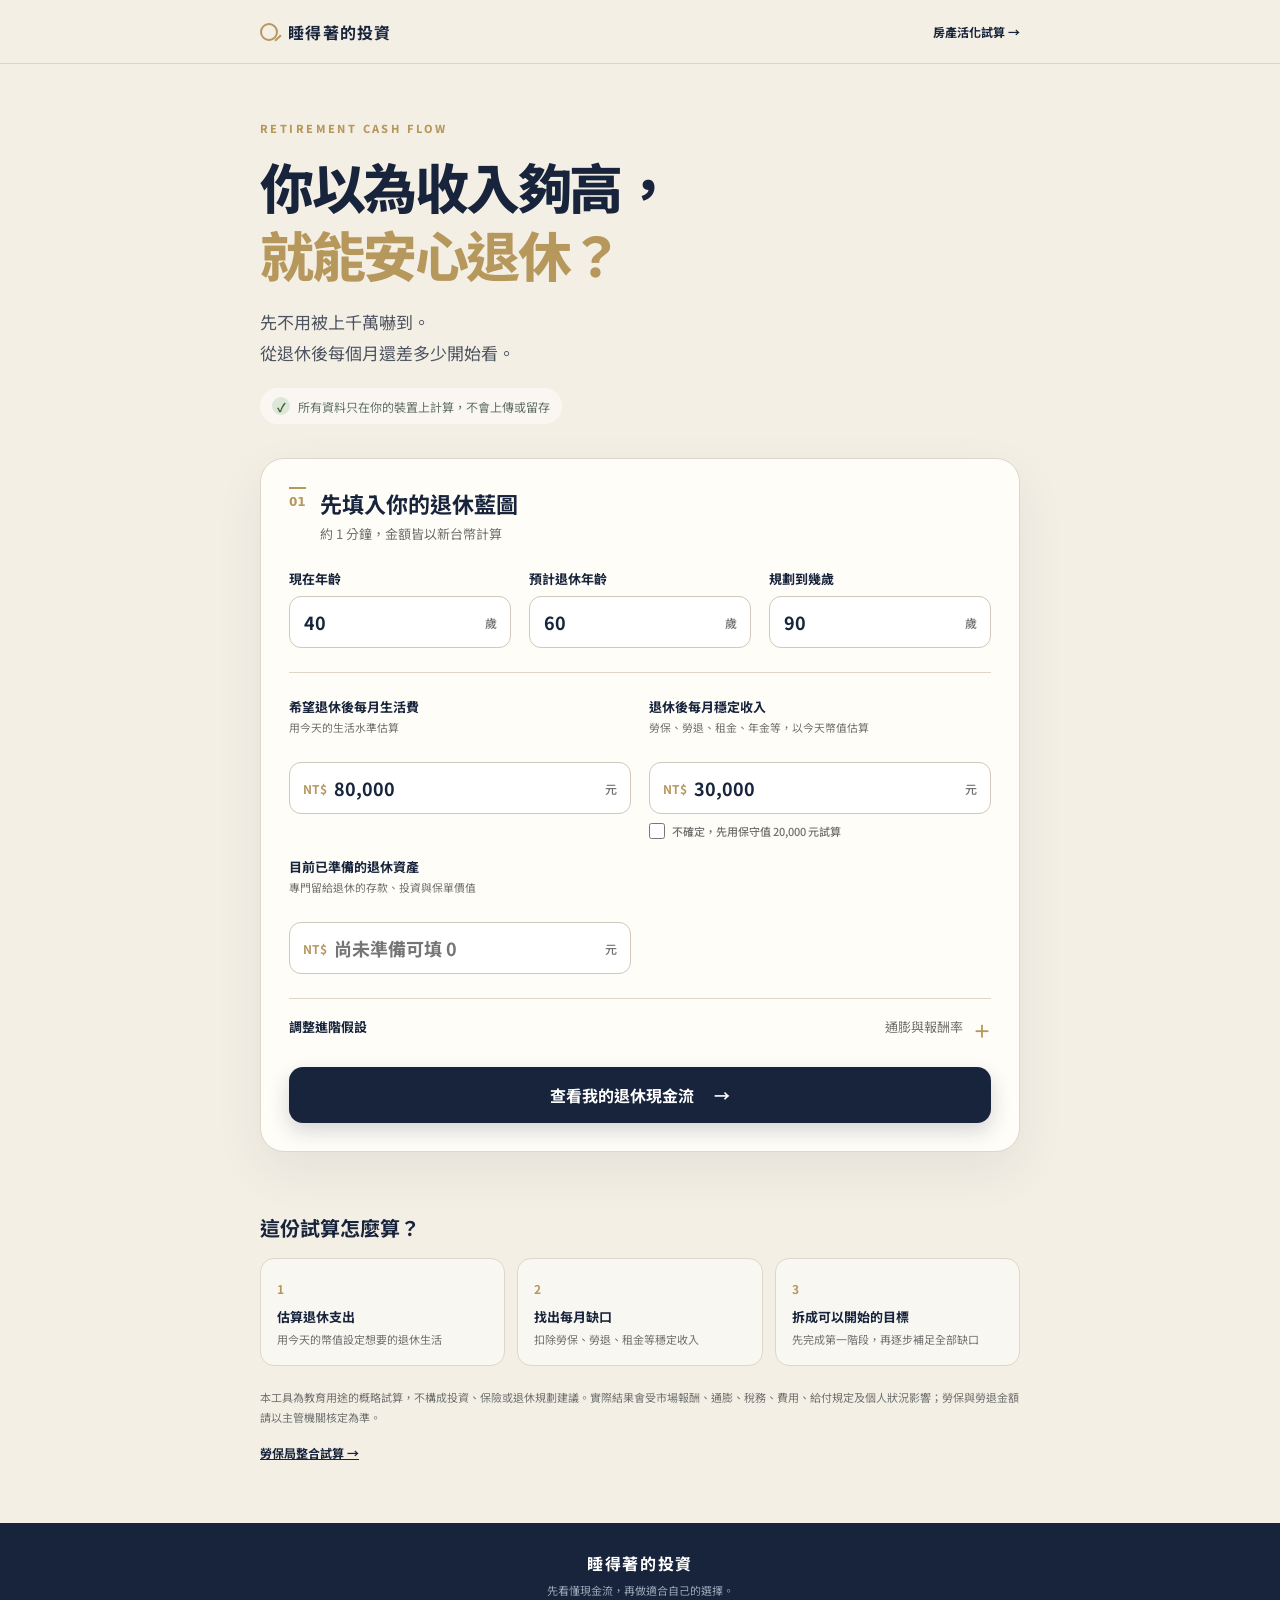
<file: index.html>
<!doctype html>
<html lang="zh-Hant">
<head>
  <meta charset="utf-8">
  <meta name="viewport" content="width=device-width, initial-scale=1, viewport-fit=cover">
  <meta name="theme-color" content="#17243c">
  <title>退休現金流行動試算｜睡得著的投資</title>
  <meta name="description" content="用今天的幣值，看懂退休後每月差多少，以及現在可以先完成的第一個目標。">
  <link rel="preconnect" href="https://fonts.googleapis.com">
  <link rel="preconnect" href="https://fonts.gstatic.com" crossorigin>
  <link href="https://fonts.googleapis.com/css2?family=Noto+Sans+TC:wght@400;500;600;700;800&display=swap" rel="stylesheet">
  <link rel="stylesheet" href="styles.css?v=2">
  <link rel="stylesheet" href="extras.css?v=2">
</head>
<body>
  <header class="topbar">
    <a class="brand" href="#top" aria-label="回到頁首">
      <span class="brand-mark" aria-hidden="true"></span>
      <span>睡得著的投資</span>
    </a>
      <a class="mini tool-link" href="property/">房產活化試算 →</a>
  </header>

  <main id="top">
    <section class="intro wrap">
      <p class="eyebrow">RETIREMENT CASH FLOW</p>
      <h1>你以為收入夠高，<br><em>就能安心退休？</em></h1>
      <p class="lede">先不用被上千萬嚇到。<br class="mobile-break">從退休後每個月還差多少開始看。</p>
      <div class="privacy-note"><span aria-hidden="true">✓</span> 所有資料只在你的裝置上計算，不會上傳或留存</div>
    </section>

    <section class="calculator wrap" aria-labelledby="form-title">
      <div class="section-heading">
        <span>01</span>
        <div><h2 id="form-title">先填入你的退休藍圖</h2><p>約 1 分鐘，金額皆以新台幣計算</p></div>
      </div>

      <form id="retirementForm" novalidate>
        <div class="form-grid three">
          <label>現在年齡<div class="input-wrap"><input id="currentAge" type="number" inputmode="numeric" min="18" max="79" value="40" required><span>歲</span></div></label>
          <label>預計退休年齡<div class="input-wrap"><input id="retireAge" type="number" inputmode="numeric" min="40" max="85" value="60" required><span>歲</span></div></label>
          <label>規劃到幾歲<div class="input-wrap"><input id="planAge" type="number" inputmode="numeric" min="61" max="110" value="90" required><span>歲</span></div></label>
        </div>

        <div class="divider"></div>
        <div class="form-grid two">
          <label>希望退休後每月生活費<small>用今天的生活水準估算</small><div class="input-wrap money"><b>NT$</b><input id="monthlyExpense" type="text" inputmode="numeric" value="80,000" required><span>元</span></div></label>
          <label>退休後每月穩定收入<small>勞保、勞退、租金、年金等，以今天幣值估算</small><div class="input-wrap money"><b>NT$</b><input id="monthlyIncome" type="text" inputmode="numeric" value="30,000" required><span>元</span></div><span class="unknown-toggle"><input id="incomeUnknown" type="checkbox"> 不確定，先用保守值 20,000 元試算</span></label>
          <label>目前已準備的退休資產<small>專門留給退休的存款、投資與保單價值</small><div class="input-wrap money"><b>NT$</b><input id="currentAssets" type="text" inputmode="numeric" value="" placeholder="尚未準備可填 0"><span>元</span></div></label>
        </div>

        <details>
          <summary>調整進階假設 <span>通膨與報酬率</span></summary>
          <div class="form-grid three advanced">
            <label>每年通膨率<div class="input-wrap"><input id="inflation" type="number" inputmode="decimal" min="0" max="10" step="0.1" value="2"><span>%</span></div></label>
            <label>退休前年化報酬<div class="input-wrap"><input id="preReturn" type="number" inputmode="decimal" min="0" max="15" step="0.1" value="4"><span>%</span></div></label>
            <label>退休後年化報酬<div class="input-wrap"><input id="postReturn" type="number" inputmode="decimal" min="0" max="15" step="0.1" value="3"><span>%</span></div></label>
          </div>
          <p class="assumption">系統會把通膨與報酬率換算成實質購買力。預設值僅供試算，不代表未來保證報酬。</p>
        </details>

        <p id="error" class="error" role="alert"></p>
        <button class="primary" type="submit">查看我的退休現金流 <span>→</span></button>
      </form>
    </section>

    <section id="results" class="results wrap" aria-live="polite" hidden>
      <div class="section-heading light">
        <span>02</span>
        <div><h2>你的退休現金流輪廓</h2><p id="timelineText"></p></div>
      </div>

      <div class="hero-result">
        <p>以今天的生活水準，退休後每月約差</p>
        <strong id="monthlyGap">NT$ 0</strong>
        <small id="gapExplain"></small>
        <div class="bar" aria-hidden="true"><i id="incomeBar"></i></div>
        <div class="bar-labels"><span>穩定收入可支應 <b id="coverage">0%</b></span><span>缺口 <b id="gapPercent">0%</b></span></div>
      </div>

      <div class="result-grid">
        <article><span>距離退休</span><b id="resultPreYears">0 年</b><small>還有時間分階段準備</small></article>
        <article><span>預計退休生活</span><b id="resultRetYears">0 年</b><small>從退休年齡規劃到目標年齡</small></article>
        <article><span>穩定收入可支應</span><b id="coverageCard">0%</b><small>其餘就是要補上的月現金流</small></article>
      </div>

      <div class="action-card">
        <p>先不用一次補完，現在可以從每月準備</p>
        <strong id="stageMonthly">NT$ 0</strong>
        <p id="statusMessage" class="status-message"></p>
      </div>

      <div class="first-stage">
        <span class="stage-tag">先做第一階段</span>
        <p>依你目前資產，下一階段目標</p>
        <strong id="stageCapital">NT$ 0</strong>
        <div class="stage-line"><span>未來約可支應每月</span><b id="stageIncome">NT$ 0</b></div>
        <small id="stageExplain">先完成一小段，比一次看完整個退休更容易開始。</small>
      </div>

      <details class="full-breakdown">
        <summary>查看完整退休準備金估算 <span>進階結果</span></summary>
        <div class="full-grid">
          <div><span>一次補足，現在每月需準備</span><b id="monthlySaving">NT$ 0</b></div>
          <div><span>完整退休準備金需求</span><b id="capitalNeed">NT$ 0</b></div>
          <div><span>目前資產退休時的購買力</span><b id="futureAssets">NT$ 0</b></div>
          <div><span>仍需補足的準備金</span><b id="shortfall">NT$ 0</b></div>
        </div>
        <small>以上皆以今天幣值呈現，方便你和現在的收入與生活費比較。</small>
      </details>

      <div class="result-actions">
        <button id="copyResult" class="secondary" type="button">複製試算結果</button>
        <button id="recalculate" class="text-button" type="button">修改數字再試算</button>
      </div>

      <div class="cta">
        <p>數字不是要讓你焦慮，<br>而是讓下一步變得更清楚。</p>
        <strong>想把勞保、勞退、保單與投資一起納入？</strong>
        <span>截圖或複製結果，回到 IG 留言「退休」</span>
      </div>
    </section>

    <section class="method wrap">
      <h2>這份試算怎麼算？</h2>
      <div class="steps">
        <div><b>1</b><p><strong>估算退休支出</strong><span>用今天的幣值設定想要的退休生活</span></p></div>
        <div><b>2</b><p><strong>找出每月缺口</strong><span>扣除勞保、勞退、租金等穩定收入</span></p></div>
        <div><b>3</b><p><strong>拆成可以開始的目標</strong><span>先完成第一階段，再逐步補足全部缺口</span></p></div>
      </div>
      <p class="disclaimer">本工具為教育用途的概略試算，不構成投資、保險或退休規劃建議。實際結果會受市場報酬、通膨、稅務、費用、給付規定及個人狀況影響；勞保與勞退金額請以主管機關核定為準。</p>
      <div class="official-links"><a href="https://www.bli.gov.tw/0109187.html" target="_blank" rel="noopener">勞保局整合試算 →</a></div>
    </section>
  </main>

  <footer><span>睡得著的投資</span><small>先看懂現金流，再做適合自己的選擇。</small></footer>
  <script src="app.js?v=3"></script>
</body>
</html>
</file>
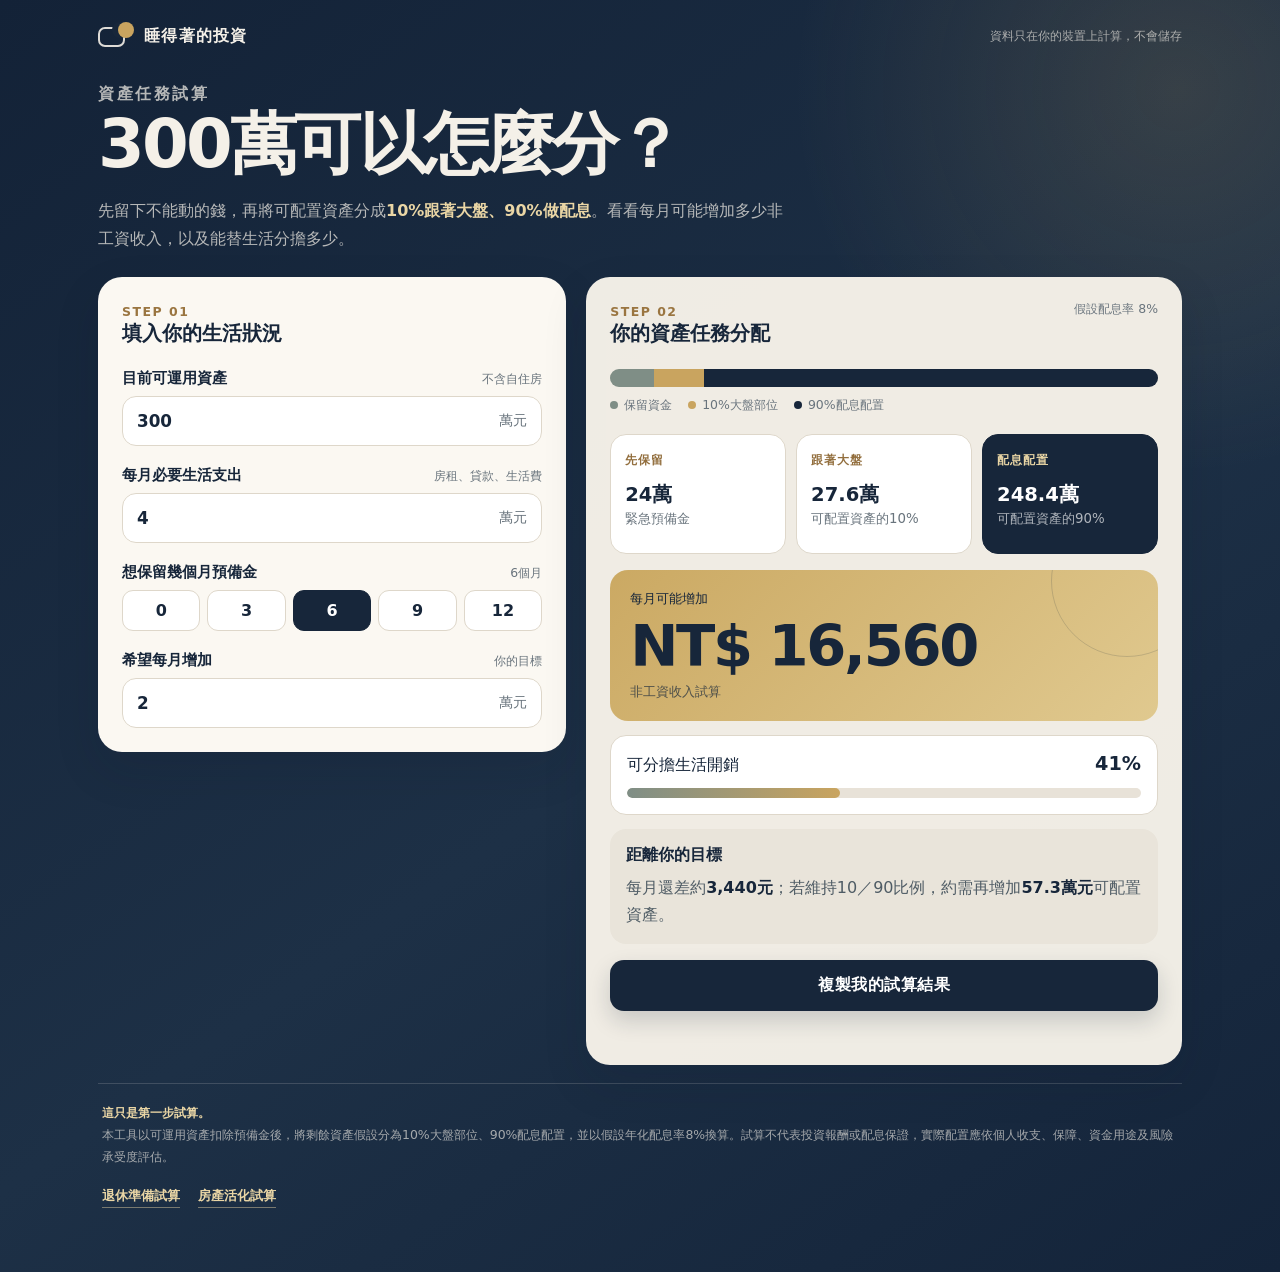
<file: asset-plan/index.html>
<!doctype html>
<html lang="zh-Hant">
<head>
  <meta charset="utf-8" />
  <meta name="viewport" content="width=device-width, initial-scale=1, viewport-fit=cover" />
  <meta name="theme-color" content="#17263a" />
  <meta name="description" content="先保留安全感，再將可配置資產分成10%大盤部位與90%配息配置。" />
  <title>資產任務試算｜睡得著的投資</title>
  <link rel="icon" type="image/svg+xml" href="data:image/svg+xml,%3Csvg xmlns='http://www.w3.org/2000/svg' viewBox='0 0 64 64'%3E%3Crect width='64' height='64' rx='18' fill='%2317263a'/%3E%3Crect x='11' y='22' width='28' height='21' rx='8' fill='none' stroke='%23f4f0e8' stroke-width='4'/%3E%3Cpath d='M48 16c-10 2-14 14-8 23 5 7 15 5 19-3-10 2-16-11-11-20z' fill='%23c9a45f'/%3E%3C/svg%3E" />
  <style>
    :root {
      color-scheme: light;
      --navy: #17263a;
      --navy-2: #22364d;
      --navy-3: #314760;
      --cream: #f4f0e8;
      --paper: #fbf8f2;
      --ink: #17263a;
      --slate: #69747d;
      --gold: #c9a45f;
      --gold-soft: #ead6a5;
      --sage: #7f8e86;
      --line: #ded7ca;
      --shadow: 0 18px 46px rgba(15, 28, 43, .12);
      font-family: Inter, ui-sans-serif, system-ui, -apple-system, BlinkMacSystemFont, "Noto Sans TC", "PingFang TC", "Microsoft JhengHei", sans-serif;
    }

    * { box-sizing: border-box; }
    html { background: var(--navy); }
    body {
      margin: 0;
      min-width: 320px;
      background:
        radial-gradient(circle at 92% 7%, rgba(201, 164, 95, .16), transparent 24rem),
        linear-gradient(145deg, #132237 0%, #1d3046 55%, #14243a 100%);
      color: var(--cream);
      min-height: 100vh;
    }
    button, input, select { font: inherit; }
    button { touch-action: manipulation; }

    .shell { width: min(1120px, 100%); margin: 0 auto; padding: 22px 18px 64px; }
    .topbar { display: flex; align-items: center; justify-content: space-between; gap: 16px; margin-bottom: 24px; }
    .brand { display: flex; align-items: center; gap: 10px; font-weight: 700; letter-spacing: .08em; }
    .brand-mark { width: 36px; height: 28px; position: relative; flex: 0 0 auto; }
    .brand-mark::before { content: ""; position: absolute; left: 0; top: 5px; width: 23px; height: 16px; border: 2px solid var(--cream); border-radius: 7px; opacity: .9; }
    .brand-mark::after { content: ""; position: absolute; right: 0; top: 0; width: 16px; height: 16px; border-radius: 50%; background: var(--gold); box-shadow: -6px 0 0 var(--navy); }
    .privacy { font-size: .78rem; color: rgba(244,240,232,.64); }

    .intro { margin: 30px 0 24px; }
    .eyebrow { margin: 0 0 10px; color: var(--gold-soft); font-size: .82rem; font-weight: 800; letter-spacing: .16em; }
    h1 { margin: 0; font-size: clamp(2rem, 8vw, 4.2rem); line-height: 1.08; letter-spacing: -.04em; }
    .intro p { max-width: 690px; margin: 16px 0 0; color: rgba(244,240,232,.72); line-height: 1.75; font-size: 1rem; }
    .formula { color: var(--gold-soft); font-weight: 700; }

    .workspace { display: grid; grid-template-columns: minmax(0, .88fr) minmax(0, 1.12fr); gap: 20px; align-items: start; }
    .panel { border-radius: 24px; overflow: hidden; box-shadow: var(--shadow); }
    .inputs { background: var(--paper); color: var(--ink); padding: 24px; }
    .results { background: rgba(244, 240, 232, .98); color: var(--ink); padding: 24px; }
    .panel-head { display: flex; align-items: flex-start; justify-content: space-between; gap: 12px; margin-bottom: 22px; }
    .panel-head h2 { margin: 0; font-size: 1.25rem; }
    .step { color: #9a7540; font-size: .78rem; font-weight: 800; letter-spacing: .12em; }

    .field { margin-bottom: 20px; }
    .field:last-child { margin-bottom: 0; }
    .label-row { display: flex; justify-content: space-between; gap: 12px; align-items: baseline; margin-bottom: 8px; }
    label { font-weight: 750; font-size: .94rem; }
    .hint { color: var(--slate); font-size: .78rem; }
    .money-input { display: grid; grid-template-columns: 1fr auto; align-items: center; background: white; border: 1px solid var(--line); border-radius: 14px; transition: .2s ease; }
    .money-input:focus-within { border-color: var(--gold); box-shadow: 0 0 0 4px rgba(201,164,95,.13); }
    input[type="number"] { width: 100%; min-width: 0; border: 0; outline: 0; background: transparent; padding: 14px 8px 14px 14px; color: var(--ink); font-size: 1.05rem; font-weight: 750; }
    .unit { padding-right: 14px; color: var(--slate); font-size: .88rem; }
    .months { display: grid; grid-template-columns: repeat(5, 1fr); gap: 7px; }
    .month-btn { border: 1px solid var(--line); background: white; color: var(--ink); padding: 10px 2px; border-radius: 11px; cursor: pointer; font-weight: 750; }
    .month-btn[aria-pressed="true"] { color: white; background: var(--navy); border-color: var(--navy); }

    .allocation-visual { margin: 2px 0 20px; }
    .bar { display: flex; width: 100%; height: 18px; border-radius: 99px; overflow: hidden; background: #e7e1d7; }
    .bar > span { display: block; transition: width .35s ease; }
    .bar-reserve { background: var(--sage); }
    .bar-market { background: var(--gold); }
    .bar-income { background: var(--navy); }
    .legend { display: flex; flex-wrap: wrap; gap: 10px 16px; margin-top: 10px; color: var(--slate); font-size: .78rem; }
    .legend span::before { content: ""; display: inline-block; width: 8px; height: 8px; margin-right: 6px; border-radius: 50%; background: var(--dot); }

    .task-grid { display: grid; grid-template-columns: repeat(3, 1fr); gap: 10px; margin-bottom: 16px; }
    .task-card { background: white; border: 1px solid var(--line); border-radius: 16px; padding: 14px; min-height: 120px; }
    .task-card strong { display: block; font-size: 1.22rem; margin-top: 12px; }
    .task-card small { color: var(--slate); line-height: 1.5; }
    .task-card .tag { color: #926e3d; font-size: .74rem; font-weight: 850; letter-spacing: .08em; }
    .task-card.primary { background: var(--navy); color: white; border-color: var(--navy); }
    .task-card.primary small { color: rgba(255,255,255,.66); }
    .task-card.primary .tag { color: var(--gold-soft); }

    .hero-result { background: linear-gradient(135deg, #cba963 0%, #e0c98f 100%); border-radius: 18px; padding: 20px; margin-bottom: 14px; position: relative; overflow: hidden; }
    .hero-result::after { content: ""; position: absolute; width: 150px; height: 150px; border: 1px solid rgba(23,38,58,.16); border-radius: 50%; right: -45px; top: -65px; }
    .hero-result span { display: block; font-size: .82rem; }
    .hero-result strong { display: block; font-size: clamp(2rem, 8vw, 3.6rem); line-height: 1.06; margin: 8px 0 4px; letter-spacing: -.04em; }
    .hero-result small { color: rgba(23,38,58,.7); }

    .coverage { background: white; border: 1px solid var(--line); border-radius: 16px; padding: 16px; margin-bottom: 14px; }
    .coverage-top { display: flex; justify-content: space-between; gap: 16px; align-items: baseline; }
    .coverage-top strong { font-size: 1.2rem; }
    .progress { height: 10px; background: #e8e2d8; border-radius: 99px; overflow: hidden; margin-top: 12px; }
    .progress span { display: block; height: 100%; width: 0; background: linear-gradient(90deg, var(--sage), var(--gold)); border-radius: inherit; transition: width .35s ease; }

    .goal { background: #e9e4da; border-radius: 16px; padding: 16px; margin-bottom: 16px; }
    .goal h3 { margin: 0 0 8px; font-size: 1rem; }
    .goal p { margin: 0; color: #4f5c65; line-height: 1.7; }
    .goal strong { color: var(--ink); }
    .goal.done { background: #e2e9e4; }

    .copy-btn { width: 100%; border: 0; border-radius: 14px; padding: 15px 18px; background: var(--navy); color: white; cursor: pointer; font-weight: 800; letter-spacing: .03em; box-shadow: 0 10px 22px rgba(23,38,58,.18); }
    .copy-btn:active { transform: translateY(1px); }
    .copy-status { min-height: 22px; margin: 8px 0 0; text-align: center; color: #6b756f; font-size: .82rem; }

    .note { margin-top: 18px; padding: 18px 4px 0; border-top: 1px solid rgba(244,240,232,.16); color: rgba(244,240,232,.64); font-size: .78rem; line-height: 1.75; }
    .note strong { color: var(--gold-soft); }
    .other-tools { display: flex; flex-wrap: wrap; gap: 8px 18px; margin-top: 16px; }
    .other-tools a { color: var(--gold-soft); font-size: .84rem; font-weight: 700; text-decoration: none; border-bottom: 1px solid rgba(234,214,165,.45); }

    @media (max-width: 820px) {
      .shell { padding: 18px 14px 48px; }
      .workspace { grid-template-columns: 1fr; }
      .intro { margin-top: 26px; }
      .intro p { font-size: .94rem; }
      .panel { border-radius: 20px; }
      .inputs, .results { padding: 20px 16px; }
      .task-grid { grid-template-columns: 1fr; }
      .task-card { min-height: 0; display: grid; grid-template-columns: 1fr auto; gap: 5px 12px; align-items: center; }
      .task-card strong { margin: 0; grid-row: 1 / span 2; grid-column: 2; }
      .task-card small { grid-column: 1; }
      .privacy { display: none; }
    }

    @media (prefers-reduced-motion: reduce) {
      *, *::before, *::after { scroll-behavior: auto !important; transition: none !important; }
    }
  </style>
</head>
<body>
  <main class="shell">
    <header class="topbar">
      <div class="brand"><span class="brand-mark" aria-hidden="true"></span><span>睡得著的投資</span></div>
      <div class="privacy">資料只在你的裝置上計算，不會儲存</div>
    </header>

    <section class="intro" aria-labelledby="page-title">
      <p class="eyebrow">資產任務試算</p>
      <h1 id="page-title">300萬可以怎麼分？</h1>
      <p>先留下不能動的錢，再將可配置資產分成<span class="formula">10%跟著大盤、90%做配息</span>。看看每月可能增加多少非工資收入，以及能替生活分擔多少。</p>
    </section>

    <section class="workspace">
      <form class="panel inputs" id="calculator" autocomplete="off">
        <div class="panel-head"><div><span class="step">STEP 01</span><h2>填入你的生活狀況</h2></div></div>

        <div class="field">
          <div class="label-row"><label for="assets">目前可運用資產</label><span class="hint">不含自住房</span></div>
          <div class="money-input"><input id="assets" name="assets" type="number" inputmode="decimal" min="0" step="10" value="300" /><span class="unit">萬元</span></div>
        </div>

        <div class="field">
          <div class="label-row"><label for="expenses">每月必要生活支出</label><span class="hint">房租、貸款、生活費</span></div>
          <div class="money-input"><input id="expenses" name="expenses" type="number" inputmode="decimal" min="0" step="0.5" value="4" /><span class="unit">萬元</span></div>
        </div>

        <div class="field">
          <div class="label-row"><label>想保留幾個月預備金</label><span class="hint" id="monthsText">6個月</span></div>
          <div class="months" role="group" aria-label="預備金月數">
            <button class="month-btn" type="button" data-months="0" aria-pressed="false">0</button>
            <button class="month-btn" type="button" data-months="3" aria-pressed="false">3</button>
            <button class="month-btn" type="button" data-months="6" aria-pressed="true">6</button>
            <button class="month-btn" type="button" data-months="9" aria-pressed="false">9</button>
            <button class="month-btn" type="button" data-months="12" aria-pressed="false">12</button>
          </div>
        </div>

        <div class="field">
          <div class="label-row"><label for="goal">希望每月增加</label><span class="hint">你的目標</span></div>
          <div class="money-input"><input id="goal" name="goal" type="number" inputmode="decimal" min="0" step="0.1" value="2" /><span class="unit">萬元</span></div>
        </div>
      </form>

      <section class="panel results" aria-live="polite">
        <div class="panel-head"><div><span class="step">STEP 02</span><h2>你的資產任務分配</h2></div><span class="hint">假設配息率 8%</span></div>

        <div class="allocation-visual" aria-label="資產任務比例圖">
          <div class="bar"><span class="bar-reserve" id="reserveBar"></span><span class="bar-market" id="marketBar"></span><span class="bar-income" id="incomeBar"></span></div>
          <div class="legend"><span style="--dot: var(--sage)">保留資金</span><span style="--dot: var(--gold)">10%大盤部位</span><span style="--dot: var(--navy)">90%配息配置</span></div>
        </div>

        <div class="task-grid">
          <article class="task-card"><span class="tag">先保留</span><strong id="reserveValue">24萬</strong><small>緊急預備金</small></article>
          <article class="task-card"><span class="tag">跟著大盤</span><strong id="marketValue">27.6萬</strong><small>可配置資產的10%</small></article>
          <article class="task-card primary"><span class="tag">配息配置</span><strong id="incomeValue">248.4萬</strong><small>可配置資產的90%</small></article>
        </div>

        <div class="hero-result">
          <span>每月可能增加</span>
          <strong id="monthlyValue">NT$ 16,560</strong>
          <small>非工資收入試算</small>
        </div>

        <div class="coverage">
          <div class="coverage-top"><span>可分擔生活開銷</span><strong id="coverageValue">41%</strong></div>
          <div class="progress"><span id="coverageBar"></span></div>
        </div>

        <div class="goal" id="goalCard">
          <h3>距離你的目標</h3>
          <p id="goalText">每月還差約3,440元；若維持10／90比例，約需再增加57.3萬元可配置資產。</p>
        </div>

        <button class="copy-btn" id="copyResult" type="button">複製我的試算結果</button>
        <p class="copy-status" id="copyStatus" role="status"></p>
      </section>
    </section>

    <footer class="note">
      <strong>這只是第一步試算。</strong><br />
      本工具以可運用資產扣除預備金後，將剩餘資產假設分為10%大盤部位、90%配息配置，並以假設年化配息率8%換算。試算不代表投資報酬或配息保證，實際配置應依個人收支、保障、資金用途及風險承受度評估。
      <nav class="other-tools" aria-label="其他試算工具">
        <a href="../">退休準備試算</a>
        <a href="../property/">房產活化試算</a>
      </nav>
    </footer>
  </main>

  <script>
    (() => {
      const RATE = 0.08;
      const MARKET_RATIO = 0.10;
      const INCOME_RATIO = 0.90;
      let reserveMonths = 6;

      const $ = (id) => document.getElementById(id);
      const inputs = [$("assets"), $("expenses"), $("goal")];
      const number = (value) => Math.max(0, Number.parseFloat(value) || 0);
      const moneyWan = (value) => `${value.toLocaleString("zh-TW", { maximumFractionDigits: 1 })}萬`;
      const moneyTwd = (value) => `NT$ ${Math.round(value).toLocaleString("zh-TW")}`;

      function calculate(values = {}) {
        const assets = number(values.assets ?? $("assets").value);
        const expenses = number(values.expenses ?? $("expenses").value);
        const goal = number(values.goal ?? $("goal").value);
        const months = Number.isFinite(Number(values.reserveMonths)) ? Math.max(0, Number(values.reserveMonths)) : reserveMonths;
        const emergency = expenses * months;
        const reserve = Math.min(assets, emergency);
        const allocatable = Math.max(0, assets - reserve);
        const market = allocatable * MARKET_RATIO;
        const income = allocatable * INCOME_RATIO;
        const monthlyTwd = income * 10000 * RATE / 12;
        const coverage = expenses > 0 ? monthlyTwd / (expenses * 10000) * 100 : 0;
        const goalTwd = goal * 10000;
        const gapTwd = Math.max(0, goalTwd - monthlyTwd);
        const extraAssets = gapTwd > 0 ? gapTwd * 12 / (RATE * INCOME_RATIO) / 10000 : 0;
        return { assets, expenses, goal, months, emergency, reserve, allocatable, market, income, monthlyTwd, coverage, goalTwd, gapTwd, extraAssets };
      }

      function render(result = calculate()) {
        const { assets, reserve, market, income, monthlyTwd, coverage, goalTwd, gapTwd, extraAssets, months } = result;
        $("reserveValue").textContent = moneyWan(reserve);
        $("marketValue").textContent = moneyWan(market);
        $("incomeValue").textContent = moneyWan(income);
        $("monthlyValue").textContent = moneyTwd(monthlyTwd);
        $("coverageValue").textContent = `${Math.round(coverage)}%`;
        $("coverageBar").style.width = `${Math.min(100, coverage)}%`;
        $("monthsText").textContent = `${months}個月`;

        const total = assets || 1;
        $("reserveBar").style.width = `${reserve / total * 100}%`;
        $("marketBar").style.width = `${market / total * 100}%`;
        $("incomeBar").style.width = `${income / total * 100}%`;

        const goalCard = $("goalCard");
        if (goalTwd <= 0) {
          goalCard.classList.remove("done");
          $("goalText").textContent = "填入你希望每月增加的金額，就能看見距離目標還差多少。";
        } else if (gapTwd > 1) {
          goalCard.classList.remove("done");
          $("goalText").innerHTML = `每月還差約<strong>${Math.round(gapTwd).toLocaleString("zh-TW")}元</strong>；若維持10／90比例，約需再增加<strong>${extraAssets.toLocaleString("zh-TW", { maximumFractionDigits: 1 })}萬元</strong>可配置資產。`;
        } else {
          goalCard.classList.add("done");
          const over = Math.max(0, monthlyTwd - goalTwd);
          $("goalText").innerHTML = `試算結果已達到你的目標${over > 1 ? `，每月約多出<strong>${Math.round(over).toLocaleString("zh-TW")}元</strong>` : ""}。仍要保留市場波動與配息變動的空間。`;
        }
      }

      function update() { render(calculate()); }
      inputs.forEach((input) => input.addEventListener("input", update));
      document.querySelectorAll(".month-btn").forEach((button) => {
        button.addEventListener("click", () => {
          reserveMonths = Number(button.dataset.months);
          document.querySelectorAll(".month-btn").forEach((item) => item.setAttribute("aria-pressed", String(item === button)));
          update();
        });
      });

      async function copyResult() {
        const r = calculate();
        const text = [
          "我的資產任務試算結果",
          `可運用資產：${moneyWan(r.assets)}`,
          `保留資金：${moneyWan(r.reserve)}`,
          `10%大盤部位：${moneyWan(r.market)}`,
          `90%配息配置：${moneyWan(r.income)}`,
          `每月非工資收入試算：約${Math.round(r.monthlyTwd).toLocaleString("zh-TW")}元`,
          `可分擔生活開銷：約${Math.round(r.coverage)}%`,
          "（以假設年化配息率8%計算，不代表投資報酬或配息保證）"
        ].join("\n");
        try {
          await navigator.clipboard.writeText(text);
          $("copyStatus").textContent = "已複製，可以回到IG把結果貼給我";
        } catch {
          $("copyStatus").textContent = "無法自動複製，請直接截圖這個結果";
        }
      }
      $("copyResult").addEventListener("click", copyResult);

      function registerWebMcp() {
        const context = document.modelContext;
        if (!context?.registerTool) return;
        try {
          void Promise.resolve(context.registerTool({
            name: "calculate_asset_tasks",
            title: "試算資產任務分配",
            description: "依可運用資產、每月支出、預備金月數與目標，計算保留資金、10%大盤部位、90%配息配置與每月非工資收入試算。",
            inputSchema: {
              type: "object",
              properties: {
                assets: { type: "number", minimum: 0, description: "可運用資產，單位為萬元" },
                expenses: { type: "number", minimum: 0, description: "每月必要支出，單位為萬元" },
                reserveMonths: { type: "number", enum: [0, 3, 6, 9, 12] },
                goal: { type: "number", minimum: 0, description: "每月非工資收入目標，單位為萬元" }
              },
              required: ["assets", "expenses", "reserveMonths", "goal"],
              additionalProperties: false
            },
            annotations: { readOnlyHint: true, untrustedContentHint: false },
            execute(input) {
              const values = input && typeof input === "object" ? input : {};
              for (const key of ["assets", "expenses", "goal"]) {
                if (typeof values[key] !== "number" || values[key] < 0) throw new Error(`${key} 必須是大於等於0的數字`);
              }
              if (![0, 3, 6, 9, 12].includes(values.reserveMonths)) throw new Error("reserveMonths 必須是0、3、6、9或12");
              const result = calculate(values);
              return {
                reserveWan: Number(result.reserve.toFixed(1)),
                marketWan: Number(result.market.toFixed(1)),
                incomeAllocationWan: Number(result.income.toFixed(1)),
                monthlyIncomeTwd: Math.round(result.monthlyTwd),
                expenseCoveragePercent: Math.round(result.coverage),
                goalGapTwd: Math.round(result.gapTwd),
                additionalAssetsNeededWan: Number(result.extraAssets.toFixed(1)),
                assumptions: { distributionRate: 0.08, marketRatio: 0.10, incomeRatio: 0.90 }
              };
            }
          })).catch(() => {});
        } catch {}
      }

      update();
      registerWebMcp();
    })();
  </script>
</body>
</html>
</file>
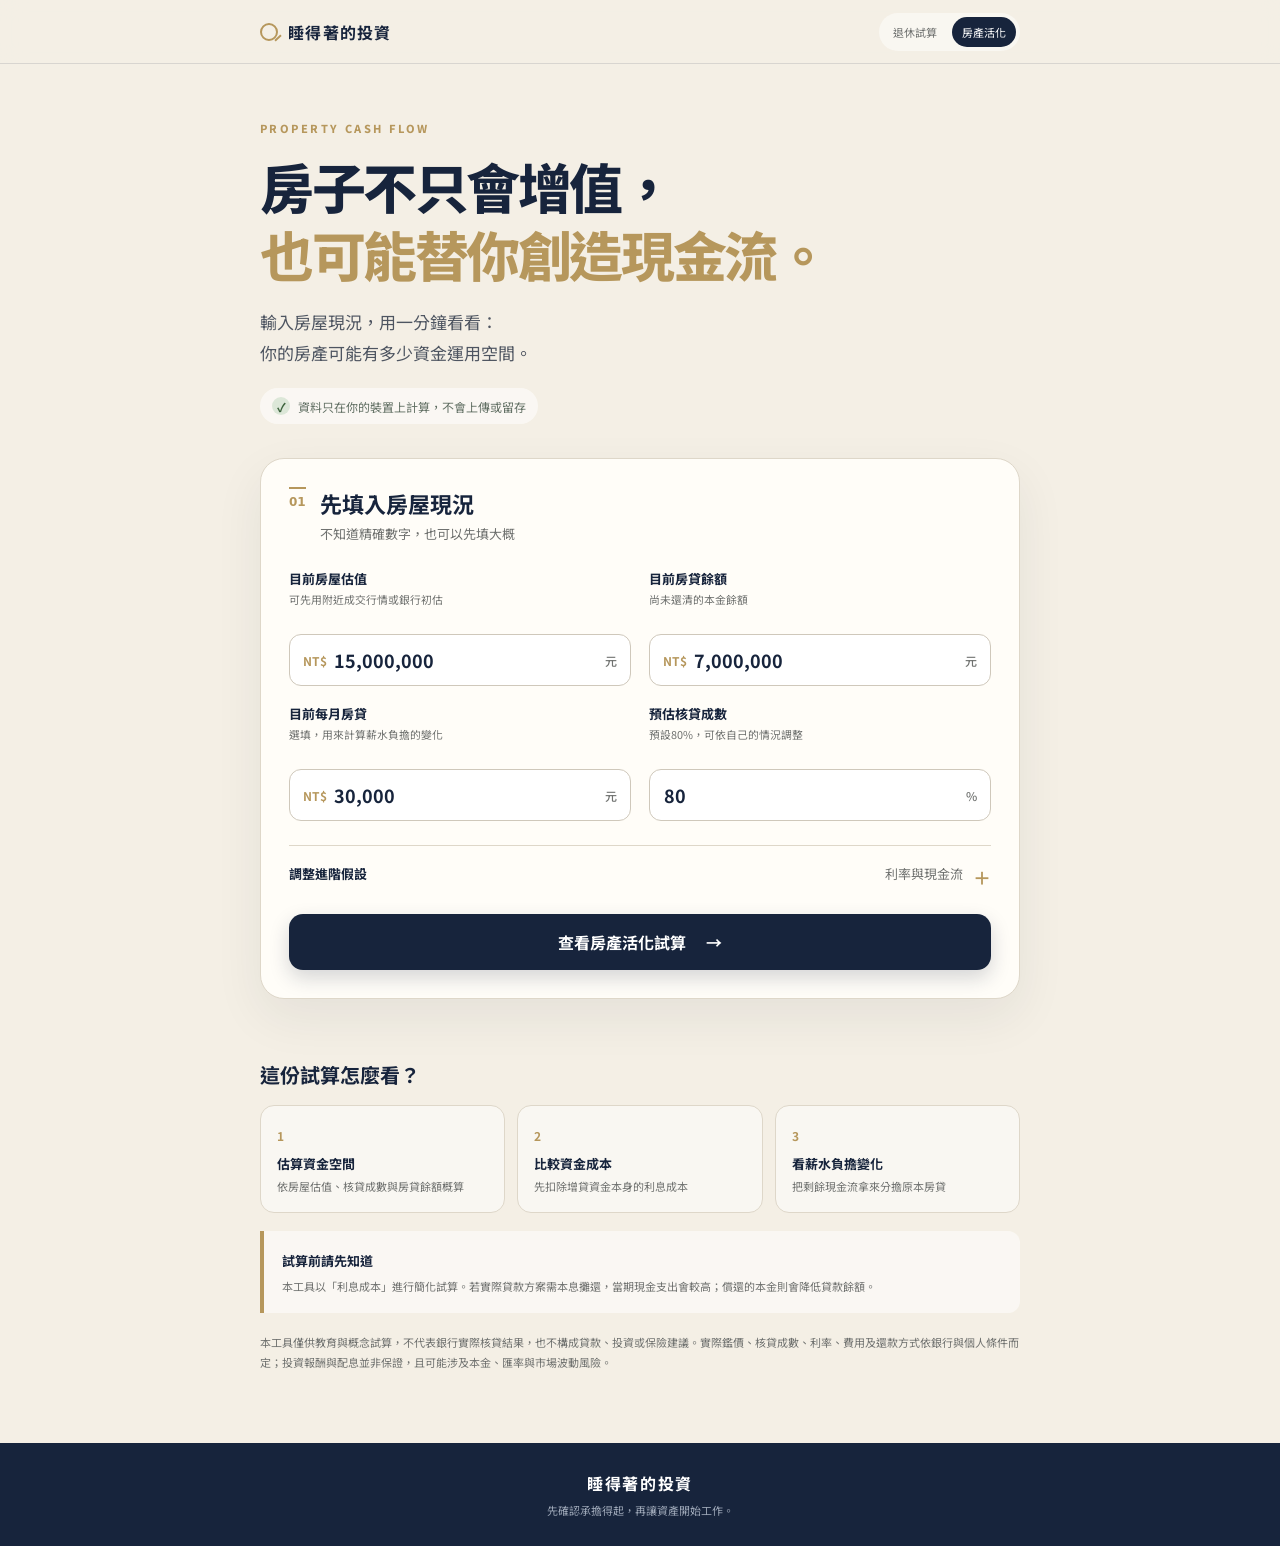
<file: property/index.html>
<!doctype html>
<html lang="zh-Hant">
<head>
  <meta charset="utf-8">
  <meta name="viewport" content="width=device-width, initial-scale=1, viewport-fit=cover">
  <meta name="theme-color" content="#17243c">
  <title>房產活化現金流試算｜睡得著的投資</title>
  <meta name="description" content="用房屋估值、房貸餘額與現金流假設，快速了解房產可能的資金運用空間與每月現金流。">
  <link rel="preconnect" href="https://fonts.googleapis.com">
  <link rel="preconnect" href="https://fonts.gstatic.com" crossorigin>
  <link href="https://fonts.googleapis.com/css2?family=Noto+Sans+TC:wght@400;500;600;700;800&display=swap" rel="stylesheet">
  <link rel="stylesheet" href="property.css?v=1">
  <link rel="stylesheet" href="surplus.css?v=1">
</head>
<body>
  <header class="topbar">
    <a class="brand" href="../" aria-label="回到退休現金流試算">
      <span class="brand-mark" aria-hidden="true"></span>
      <span>睡得著的投資</span>
    </a>
    <nav aria-label="試算工具">
      <a href="../">退休試算</a>
      <a class="active" href="./" aria-current="page">房產活化</a>
    </nav>
  </header>

  <main id="top">
    <section class="intro wrap">
      <p class="eyebrow">PROPERTY CASH FLOW</p>
      <h1>房子不只會增值，<br><em>也可能替你創造現金流。</em></h1>
      <p class="lede">輸入房屋現況，用一分鐘看看：<br>你的房產可能有多少資金運用空間。</p>
      <div class="privacy-note"><span aria-hidden="true">✓</span> 資料只在你的裝置上計算，不會上傳或留存</div>
    </section>

    <section class="calculator wrap" aria-labelledby="form-title">
      <div class="section-heading">
        <span>01</span>
        <div><h2 id="form-title">先填入房屋現況</h2><p>不知道精確數字，也可以先填大概</p></div>
      </div>

      <form id="propertyForm" novalidate>
        <div class="form-grid two">
          <label>目前房屋估值<small>可先用附近成交行情或銀行初估</small><div class="input-wrap money"><b>NT$</b><input id="propertyValue" type="text" inputmode="numeric" value="15,000,000" required><span>元</span></div></label>
          <label>目前房貸餘額<small>尚未還清的本金餘額</small><div class="input-wrap money"><b>NT$</b><input id="loanBalance" type="text" inputmode="numeric" value="7,000,000" required><span>元</span></div></label>
          <label>目前每月房貸<small>選填，用來計算薪水負擔的變化</small><div class="input-wrap money"><b>NT$</b><input id="monthlyMortgage" type="text" inputmode="numeric" value="30,000" placeholder="不知道可留白"><span>元</span></div></label>
          <label>預估核貸成數<small>預設80%，可依自己的情況調整</small><div class="input-wrap"><input id="ltv" type="number" inputmode="decimal" min="10" max="90" step="1" value="80" required><span>%</span></div></label>
        </div>

        <details>
          <summary>調整進階假設 <span>利率與現金流</span></summary>
          <div class="form-grid two advanced">
            <label>增貸年利率<div class="input-wrap"><input id="loanRate" type="number" inputmode="decimal" min="0" max="20" step="0.1" value="3"><span>%</span></div></label>
            <label>年化現金流假設<div class="input-wrap"><input id="cashflowRate" type="number" inputmode="decimal" min="0" max="20" step="0.1" value="8"><span>%</span></div></label>
          </div>
          <p class="assumption">預設值是本篇案例使用的概念假設，不代表銀行實際利率或未來投資報酬。</p>
        </details>

        <p id="error" class="error" role="alert"></p>
        <button class="primary" type="submit">查看房產活化試算 <span>→</span></button>
      </form>
    </section>

    <section id="results" class="results wrap" aria-live="polite" hidden>
      <div class="section-heading light">
        <span>02</span>
        <div><h2>你的房產活化輪廓</h2><p id="resultFormula"></p></div>
      </div>

      <div class="hero-result">
        <p>預估可運用的房屋資金空間</p>
        <strong id="availableCapital">NT$ 0</strong>
        <small>房屋估值 × 核貸成數 − 目前房貸餘額</small>
      </div>

      <div class="cashflow-grid">
        <article>
          <span>預估每月現金流</span>
          <b id="grossCashflow">NT$ 0</b>
          <small id="cashflowAssumption">年化現金流 8%</small>
        </article>
        <i aria-hidden="true">−</i>
        <article>
          <span>每月資金成本</span>
          <b id="fundingCost">NT$ 0</b>
          <small id="loanAssumption">增貸利率 3%</small>
        </article>
      </div>

      <div class="net-card">
        <p>扣除資金成本後，每月可能增加</p>
        <strong id="netCashflow">NT$ 0</strong>
        <span>新的現金流</span>
      </div>

      <div id="mortgageImpact" class="impact-card">
        <div class="impact-title"><span>薪水負擔試算</span><b id="coverageText">可分擔 0%</b></div>
        <div class="comparison">
          <div><span>活化前</span><b id="beforeBurden">NT$ 0</b><small>每月由薪水負擔</small></div>
          <i aria-hidden="true">→</i>
          <div class="after"><span>活化後</span><b id="afterBurden">NT$ 0</b><small id="afterLabel">每月仍需由薪水負擔</small></div>
        </div>
        <div class="progress" aria-hidden="true"><i id="coverageBar"></i></div>
        <div id="surplusHighlight" class="surplus-highlight" hidden>
          <span>房貸完全分擔後，每月試算仍有</span>
          <strong id="surplusAmount">NT$ 0</strong>
          <small>可以繼續運用</small>
        </div>
        <p id="surplusMessage"></p>
      </div>

      <div class="result-actions">
        <button id="copyResult" class="secondary" type="button">複製我的試算結果</button>
        <button id="recalculate" class="text-button" type="button">修改數字再試算</button>
      </div>

      <div class="cta">
        <p>這只是第一步試算，<br>真正的規劃要把貸款方式與風險一起放進來。</p>
        <strong>截圖或複製結果，回到 IG 留言「活化」</strong>
        <span>再一起看看這個方向是否適合你</span>
      </div>
    </section>

    <section class="method wrap">
      <h2>這份試算怎麼看？</h2>
      <div class="steps">
        <div><b>1</b><p><strong>估算資金空間</strong><span>依房屋估值、核貸成數與房貸餘額概算</span></p></div>
        <div><b>2</b><p><strong>比較資金成本</strong><span>先扣除增貸資金本身的利息成本</span></p></div>
        <div><b>3</b><p><strong>看薪水負擔變化</strong><span>把剩餘現金流拿來分擔原本房貸</span></p></div>
      </div>

      <div class="protect-note">
        <strong>試算前請先知道</strong>
        <p>本工具以「利息成本」進行簡化試算。若實際貸款方案需本息攤還，當期現金支出會較高；償還的本金則會降低貸款餘額。</p>
      </div>

      <p class="disclaimer">本工具僅供教育與概念試算，不代表銀行實際核貸結果，也不構成貸款、投資或保險建議。實際鑑價、核貸成數、利率、費用及還款方式依銀行與個人條件而定；投資報酬與配息並非保證，且可能涉及本金、匯率與市場波動風險。</p>
    </section>
  </main>

  <footer><span>睡得著的投資</span><small>先確認承擔得起，再讓資產開始工作。</small></footer>
  <script src="core.js?v=1"></script>
  <script src="property.js?v=2"></script>
</body>
</html>
</file>
<file: styles.css>
:root{--navy:#17243c;--navy2:#21304b;--cream:#f4efe5;--paper:#fffdf8;--gold:#b6975c;--gold2:#d5c08e;--ink:#17243c;--muted:#6f716f;--line:#ded7c9;--danger:#a3423c}*{box-sizing:border-box}html{scroll-behavior:smooth}body{margin:0;background:var(--cream);color:var(--ink);font-family:"Noto Sans TC",system-ui,sans-serif;-webkit-font-smoothing:antialiased}.wrap{width:min(760px,calc(100% - 32px));margin-inline:auto}.topbar{height:64px;padding:0 max(20px,calc((100vw - 760px)/2));display:flex;align-items:center;justify-content:space-between;border-bottom:1px solid rgba(23,36,60,.12);background:rgba(244,239,229,.92);backdrop-filter:blur(12px);position:sticky;top:0;z-index:10}.brand{color:var(--navy);text-decoration:none;font-weight:700;letter-spacing:.08em;display:flex;align-items:center;gap:10px}.brand-mark{width:18px;height:18px;border:2px solid var(--gold);border-radius:50%;position:relative}.brand-mark:after{content:"";position:absolute;width:8px;height:2px;background:var(--gold);right:-6px;bottom:0;transform:rotate(-42deg)}.mini{font-size:12px;color:var(--muted)}.intro{padding:56px 0 34px}.eyebrow{font-size:11px;letter-spacing:.22em;color:var(--gold);font-weight:800;margin:0 0 16px}.intro h1{font-size:clamp(32px,7vw,54px);line-height:1.25;letter-spacing:-.045em;margin:0;font-weight:800}.intro h1 em{font-style:normal;color:var(--gold)}.lede{font-size:17px;line-height:1.8;color:#4e5561;margin:20px 0}.privacy-note{display:inline-flex;align-items:center;gap:8px;font-size:12px;color:#627064;background:rgba(255,255,255,.55);padding:9px 12px;border-radius:999px}.privacy-note span{display:grid;place-items:center;width:18px;height:18px;border-radius:50%;background:#dce7d8;color:#3d633d;font-weight:800}.calculator{background:var(--paper);border:1px solid var(--line);border-radius:24px;padding:28px;box-shadow:0 18px 50px rgba(23,36,60,.07)}.section-heading{display:flex;align-items:flex-start;gap:14px;margin-bottom:26px}.section-heading>span{font:700 12px/1 system-ui;color:var(--gold);border-top:2px solid var(--gold);padding-top:7px}.section-heading h2{font-size:22px;margin:0 0 5px}.section-heading p{font-size:13px;color:var(--muted);margin:0}.form-grid{display:grid;gap:18px}.form-grid.three{grid-template-columns:repeat(3,1fr)}.form-grid.two{grid-template-columns:repeat(2,1fr)}label{font-size:13px;font-weight:700;display:block}label small{display:block;min-height:34px;font-weight:400;color:var(--muted);line-height:1.45;margin-top:4px}.input-wrap{height:52px;border:1px solid #cfc8bb;background:white;border-radius:12px;margin-top:8px;display:flex;align-items:center;transition:.2s}.input-wrap:focus-within{border-color:var(--gold);box-shadow:0 0 0 3px rgba(182,151,92,.15)}.input-wrap input{min-width:0;width:100%;height:100%;border:0;background:transparent;outline:0;padding:0 8px 0 14px;font:700 18px/1 "Noto Sans TC";color:var(--ink)}.input-wrap span{padding-right:13px;font-size:12px;color:var(--muted);font-weight:500}.input-wrap b{padding-left:13px;font-size:12px;color:var(--gold);white-space:nowrap}.input-wrap.money input{padding-left:7px}.divider{height:1px;background:var(--line);margin:24px 0}details{margin-top:24px;border-top:1px solid var(--line);padding-top:18px}summary{cursor:pointer;list-style:none;font-size:13px;font-weight:700;display:flex;justify-content:space-between}summary::-webkit-details-marker{display:none}summary:after{content:"＋";color:var(--gold);font-size:18px}details[open] summary:after{content:"−"}summary span{font-weight:400;color:var(--muted);margin-left:auto;margin-right:10px}.advanced{margin-top:18px}.assumption{font-size:11px;color:var(--muted);margin:12px 0 0}.primary,.secondary{width:100%;border:0;border-radius:14px;min-height:56px;font:700 16px "Noto Sans TC";cursor:pointer}.primary{margin-top:24px;background:var(--navy);color:white;display:flex;justify-content:center;align-items:center;gap:20px;box-shadow:0 8px 20px rgba(23,36,60,.18)}.primary:hover{background:#223454}.error{display:none;color:var(--danger);font-size:13px;margin:14px 0 -8px}.error.show{display:block}.results{margin-top:32px;background:var(--navy);color:white;border-radius:24px;padding:30px}.section-heading.light h2{color:white}.section-heading.light p{color:#afb8c8}.hero-result{text-align:center;padding:20px 0 26px}.hero-result p{font-size:14px;color:#c7ced9;margin:0}.hero-result>strong{font-size:clamp(38px,9vw,58px);letter-spacing:-.04em;color:var(--gold2);display:block;margin:8px 0}.hero-result>small{display:block;color:#adb6c5;line-height:1.6}.bar{height:9px;background:#815047;border-radius:99px;overflow:hidden;margin:24px 0 8px}.bar i{display:block;height:100%;width:0;background:var(--gold2);transition:width .6s ease}.bar-labels{display:flex;justify-content:space-between;font-size:11px;color:#aeb7c5}.bar-labels b{color:white}.result-grid{display:grid;grid-template-columns:repeat(3,1fr);gap:10px}.result-grid article{background:rgba(255,255,255,.06);border:1px solid rgba(255,255,255,.1);border-radius:14px;padding:16px}.result-grid span{display:block;font-size:11px;color:#aeb7c5;min-height:34px}.result-grid b{display:block;color:white;font-size:17px;margin:8px 0}.result-grid small{font-size:10px;color:#8490a3}.action-card{background:var(--paper);color:var(--ink);border-radius:18px;margin-top:16px;padding:24px;text-align:center}.action-card>p{font-size:13px;color:var(--muted);margin:0}.action-card>strong{display:block;font-size:clamp(32px,8vw,48px);color:var(--gold);letter-spacing:-.04em;margin:6px 0}.shortfall{font-size:12px;border-top:1px solid var(--line);padding-top:14px}.status-message{margin:10px 0 0!important;font-size:11px!important}.result-actions{display:grid;gap:10px;margin-top:18px}.secondary{background:var(--gold);color:var(--navy)}.text-button{border:0;background:transparent;color:#c9d0dc;padding:10px;cursor:pointer}.cta{text-align:center;border-top:1px solid rgba(255,255,255,.14);margin-top:22px;padding-top:24px}.cta p{font:700 20px/1.55 "Noto Sans TC";margin:0 0 16px}.cta strong,.cta span{display:block}.cta strong{color:var(--gold2);font-size:14px}.cta span{color:#b4bdca;font-size:12px;margin-top:6px}.method{padding:44px 0 60px}.method h2{font-size:20px}.steps{display:grid;grid-template-columns:repeat(3,1fr);gap:12px}.steps>div{background:rgba(255,255,255,.5);border:1px solid var(--line);border-radius:14px;padding:16px}.steps b{color:var(--gold);font-size:12px}.steps p{margin:8px 0 0}.steps strong,.steps span{display:block}.steps strong{font-size:13px}.steps span{font-size:11px;line-height:1.6;color:var(--muted);margin-top:5px}.disclaimer{font-size:11px;line-height:1.8;color:var(--muted);margin-top:22px}.official-links a{font-size:12px;color:var(--navy);font-weight:700}footer{background:var(--navy);color:white;text-align:center;padding:28px 16px}footer span,footer small{display:block}footer span{font-weight:700;letter-spacing:.1em}footer small{font-size:11px;color:#9da7b7;margin-top:7px}@media(max-width:620px){.topbar{height:58px;padding-inline:16px}.mini{display:none}.wrap{width:min(100% - 24px,760px)}.intro{padding:38px 6px 24px}.intro h1{font-size:35px}.lede{font-size:15px}.calculator,.results{border-radius:19px;padding:22px 17px}.form-grid.three,.form-grid.two{grid-template-columns:1fr}.form-grid.three{grid-template-columns:repeat(3,1fr);gap:8px}.form-grid.three label{font-size:11px}.form-grid.three .input-wrap input{font-size:16px;padding-left:10px}.form-grid.three .input-wrap span{padding-right:8px}.advanced{grid-template-columns:1fr!important}.advanced label{font-size:13px!important}.divider{margin:20px 0}.result-grid{grid-template-columns:1fr}.result-grid article{display:grid;grid-template-columns:1fr auto;align-items:center}.result-grid span{min-height:0}.result-grid b{font-size:16px;margin:0}.result-grid small{grid-column:1/-1;margin-top:4px}.steps{grid-template-columns:1fr}.mobile-break{display:none}}
</file>
<file: extras.css>
.unknown-toggle {
  display: flex !important;
  align-items: center;
  gap: 7px;
  min-height: 0 !important;
  margin-top: 9px !important;
  font-size: 11px;
  color: var(--muted);
  font-weight: 500;
}
.unknown-toggle input { accent-color: var(--gold); width: 16px; height: 16px; margin: 0; }
.first-stage {
  position: relative;
  background: linear-gradient(135deg, #d9c590, #b6975c);
  color: var(--navy);
  border-radius: 18px;
  margin-top: 14px;
  padding: 24px;
  text-align: center;
  overflow: hidden;
}
.first-stage:after {
  content: "";
  position: absolute;
  width: 130px;
  height: 130px;
  border: 1px solid rgba(23,36,60,.16);
  border-radius: 50%;
  right: -55px;
  top: -60px;
}
.stage-tag {
  display: inline-block;
  background: var(--navy);
  color: white;
  border-radius: 999px;
  padding: 6px 11px;
  font-size: 10px;
  font-weight: 700;
  letter-spacing: .08em;
}
.first-stage p { font-size: 13px; margin: 12px 0 0; }
.first-stage strong { font-size: 38px; letter-spacing: -.04em; display: block; margin-top: 3px; }
.stage-line {
  display: flex;
  justify-content: center;
  gap: 8px;
  border-top: 1px solid rgba(23,36,60,.2);
  padding-top: 13px;
  margin-top: 17px;
  font-size: 12px;
}
.first-stage small { display: block; font-size: 10px; line-height: 1.6; margin-top: 8px; color: #3f4960; }
.full-breakdown { border: 1px solid rgba(255,255,255,.14); border-radius: 14px; padding: 15px; margin-top: 14px; }
.full-breakdown summary { color: white; }
.full-breakdown summary span { color: #9fa9b9; }
.full-grid { display: grid; gap: 9px; margin-top: 14px; }
.full-grid > div {
  display: flex;
  align-items: center;
  justify-content: space-between;
  background: rgba(255,255,255,.06);
  border-radius: 10px;
  padding: 12px;
}
.full-grid span { font-size: 11px; color: #aeb7c5; }
.full-grid b { font-size: 14px; }
.full-breakdown > small { display: block; color: #8f9aab; font-size: 10px; line-height: 1.6; margin-top: 10px; }
.tool-link { color: var(--navy); text-decoration: none; font-weight: 700; }
</file>
<file: property/property.css>
:root{--navy:#17243c;--navy2:#24344f;--cream:#f4efe5;--paper:#fffdf8;--gold:#b6975c;--gold2:#d8c28d;--ink:#17243c;--muted:#6f716f;--line:#ded7c9;--danger:#a3423c;--green:#466a57}*{box-sizing:border-box}html{scroll-behavior:smooth}body{margin:0;background:var(--cream);color:var(--ink);font-family:"Noto Sans TC",system-ui,sans-serif;-webkit-font-smoothing:antialiased}.wrap{width:min(760px,calc(100% - 32px));margin-inline:auto}.topbar{min-height:64px;padding:0 max(20px,calc((100vw - 760px)/2));display:flex;align-items:center;justify-content:space-between;gap:16px;border-bottom:1px solid rgba(23,36,60,.12);background:rgba(244,239,229,.92);backdrop-filter:blur(12px);position:sticky;top:0;z-index:10}.brand{color:var(--navy);text-decoration:none;font-weight:700;letter-spacing:.08em;display:flex;align-items:center;gap:10px;white-space:nowrap}.brand-mark{width:18px;height:18px;border:2px solid var(--gold);border-radius:50%;position:relative}.brand-mark:after{content:"";position:absolute;width:8px;height:2px;background:var(--gold);right:-6px;bottom:0;transform:rotate(-42deg)}nav{display:flex;gap:5px;background:rgba(255,255,255,.45);padding:4px;border-radius:999px}nav a{font-size:11px;color:var(--muted);text-decoration:none;padding:7px 10px;border-radius:999px;white-space:nowrap}nav a.active{background:var(--navy);color:white}.intro{padding:56px 0 34px}.eyebrow{font-size:11px;letter-spacing:.22em;color:var(--gold);font-weight:800;margin:0 0 16px}.intro h1{font-size:clamp(32px,7vw,54px);line-height:1.25;letter-spacing:-.045em;margin:0;font-weight:800}.intro h1 em{font-style:normal;color:var(--gold)}.lede{font-size:17px;line-height:1.8;color:#4e5561;margin:20px 0}.privacy-note{display:inline-flex;align-items:center;gap:8px;font-size:12px;color:#627064;background:rgba(255,255,255,.55);padding:9px 12px;border-radius:999px}.privacy-note span{display:grid;place-items:center;width:18px;height:18px;border-radius:50%;background:#dce7d8;color:#3d633d;font-weight:800}.calculator{background:var(--paper);border:1px solid var(--line);border-radius:24px;padding:28px;box-shadow:0 18px 50px rgba(23,36,60,.07)}.section-heading{display:flex;align-items:flex-start;gap:14px;margin-bottom:26px}.section-heading>span{font:700 12px/1 system-ui;color:var(--gold);border-top:2px solid var(--gold);padding-top:7px}.section-heading h2{font-size:22px;margin:0 0 5px}.section-heading p{font-size:13px;color:var(--muted);margin:0}.form-grid{display:grid;gap:18px}.form-grid.two{grid-template-columns:repeat(2,1fr)}label{font-size:13px;font-weight:700;display:block}label small{display:block;min-height:34px;font-weight:400;color:var(--muted);line-height:1.45;margin-top:4px}.input-wrap{height:52px;border:1px solid #cfc8bb;background:white;border-radius:12px;margin-top:8px;display:flex;align-items:center;transition:.2s}.input-wrap:focus-within{border-color:var(--gold);box-shadow:0 0 0 3px rgba(182,151,92,.15)}.input-wrap input{min-width:0;width:100%;height:100%;border:0;background:transparent;outline:0;padding:0 8px 0 14px;font:700 18px/1 "Noto Sans TC";color:var(--ink)}.input-wrap span{padding-right:13px;font-size:12px;color:var(--muted);font-weight:500}.input-wrap b{padding-left:13px;font-size:12px;color:var(--gold);white-space:nowrap}.input-wrap.money input{padding-left:7px}details{margin-top:24px;border-top:1px solid var(--line);padding-top:18px}summary{cursor:pointer;list-style:none;font-size:13px;font-weight:700;display:flex;justify-content:space-between}summary::-webkit-details-marker{display:none}summary:after{content:"＋";color:var(--gold);font-size:18px}details[open] summary:after{content:"−"}summary span{font-weight:400;color:var(--muted);margin-left:auto;margin-right:10px}.advanced{margin-top:18px}.assumption{font-size:11px;color:var(--muted);margin:12px 0 0;line-height:1.7}.primary,.secondary{width:100%;border:0;border-radius:14px;min-height:56px;font:700 16px "Noto Sans TC";cursor:pointer}.primary{margin-top:24px;background:var(--navy);color:white;display:flex;justify-content:center;align-items:center;gap:20px;box-shadow:0 8px 20px rgba(23,36,60,.18)}.primary:hover{background:#223454}.error{display:none;color:var(--danger);font-size:13px;margin:14px 0 -8px}.error.show{display:block}.results{margin-top:32px;background:var(--navy);color:white;border-radius:24px;padding:30px}.section-heading.light h2{color:white}.section-heading.light p{color:#afb8c8}.hero-result{text-align:center;padding:16px 0 28px}.hero-result p{font-size:14px;color:#c7ced9;margin:0}.hero-result>strong{font-size:clamp(38px,9vw,58px);letter-spacing:-.04em;color:var(--gold2);display:block;margin:8px 0}.hero-result>small{display:block;color:#adb6c5;font-size:11px;line-height:1.6}.cashflow-grid{display:grid;grid-template-columns:1fr auto 1fr;align-items:stretch;gap:10px}.cashflow-grid article{background:rgba(255,255,255,.07);border:1px solid rgba(255,255,255,.1);border-radius:14px;padding:18px}.cashflow-grid>i{align-self:center;font-style:normal;color:var(--gold2);font-size:24px}.cashflow-grid span,.cashflow-grid small{display:block}.cashflow-grid span{font-size:11px;color:#aeb7c5}.cashflow-grid b{display:block;font-size:20px;color:white;margin:9px 0 4px}.cashflow-grid small{font-size:10px;color:#8995a8}.net-card{background:linear-gradient(135deg,#d9c590,#b6975c);color:var(--navy);border-radius:18px;margin-top:14px;padding:24px;text-align:center;position:relative;overflow:hidden}.net-card:after{content:"";position:absolute;width:140px;height:140px;border:1px solid rgba(23,36,60,.14);border-radius:50%;right:-58px;top:-65px}.net-card p{font-size:13px;margin:0}.net-card strong{font-size:clamp(36px,8vw,50px);letter-spacing:-.04em;display:block;margin:5px 0 0}.net-card span{font-size:12px}.impact-card{background:var(--paper);color:var(--ink);border-radius:18px;margin-top:14px;padding:22px}.impact-title{display:flex;justify-content:space-between;align-items:center;font-size:12px;color:var(--muted)}.impact-title b{color:var(--green);background:#e1ebe3;border-radius:999px;padding:6px 10px}.comparison{display:grid;grid-template-columns:1fr auto 1fr;gap:12px;align-items:center;margin-top:20px}.comparison>i{font-style:normal;color:var(--gold);font-size:20px}.comparison div{border:1px solid var(--line);border-radius:12px;padding:14px}.comparison div.after{background:#f4ecd9;border-color:#d8c28d}.comparison span,.comparison small{display:block}.comparison span{font-size:10px;color:var(--muted)}.comparison b{font-size:18px;display:block;margin:6px 0}.comparison small{font-size:9px;color:var(--muted)}.progress{height:8px;border-radius:99px;background:#e8ded4;margin-top:18px;overflow:hidden}.progress i{display:block;height:100%;width:0;background:var(--gold);transition:width .6s ease}.impact-card>p{text-align:center;font-size:11px;color:var(--muted);line-height:1.6;margin:12px 0 0}.result-actions{display:grid;gap:10px;margin-top:18px}.secondary{background:var(--gold);color:var(--navy)}.text-button{border:0;background:transparent;color:#c9d0dc;padding:10px;cursor:pointer}.cta{text-align:center;border-top:1px solid rgba(255,255,255,.14);margin-top:22px;padding-top:24px}.cta p{font:700 19px/1.55 "Noto Sans TC";margin:0 0 16px}.cta strong,.cta span{display:block}.cta strong{color:var(--gold2);font-size:14px}.cta span{color:#b4bdca;font-size:12px;margin-top:6px}.method{padding:44px 0 60px}.method h2{font-size:20px}.steps{display:grid;grid-template-columns:repeat(3,1fr);gap:12px}.steps>div{background:rgba(255,255,255,.5);border:1px solid var(--line);border-radius:14px;padding:16px}.steps b{color:var(--gold);font-size:12px}.steps p{margin:8px 0 0}.steps strong,.steps span{display:block}.steps strong{font-size:13px}.steps span{font-size:11px;line-height:1.6;color:var(--muted);margin-top:5px}.protect-note{background:rgba(255,255,255,.55);border-left:4px solid var(--gold);padding:16px 18px;margin-top:18px;border-radius:0 12px 12px 0}.protect-note strong{font-size:13px}.protect-note p{font-size:11px;color:var(--muted);line-height:1.8;margin:6px 0 0}.disclaimer{font-size:11px;line-height:1.8;color:var(--muted);margin-top:20px}footer{background:var(--navy);color:white;text-align:center;padding:28px 16px}footer span,footer small{display:block}footer span{font-weight:700;letter-spacing:.1em}footer small{font-size:11px;color:#9da7b7;margin-top:7px}@media(max-width:620px){.topbar{min-height:58px;padding:7px 14px}.brand{font-size:13px;letter-spacing:.04em}.brand-mark{width:16px;height:16px}nav a{font-size:10px;padding:6px 8px}.wrap{width:min(100% - 24px,760px)}.intro{padding:38px 6px 24px}.intro h1{font-size:34px}.lede{font-size:15px}.calculator,.results{border-radius:19px;padding:22px 17px}.form-grid.two{grid-template-columns:1fr}.advanced{grid-template-columns:repeat(2,1fr)!important;gap:9px}.advanced label{font-size:11px}.advanced .input-wrap input{font-size:16px}.cashflow-grid{grid-template-columns:1fr}.cashflow-grid>i{text-align:center;line-height:12px}.cashflow-grid b{font-size:19px}.comparison{gap:7px}.comparison div{padding:11px 9px}.comparison b{font-size:15px}.steps{grid-template-columns:1fr}.privacy-note{font-size:11px}}
</file>
<file: property/surplus.css>
.surplus-highlight {
  margin-top: 18px;
  background: var(--navy);
  color: white;
  border-radius: 14px;
  padding: 20px;
  text-align: center;
  position: relative;
  overflow: hidden;
}

.surplus-highlight[hidden] {
  display: none;
}

.surplus-highlight::after {
  content: "";
  position: absolute;
  width: 100px;
  height: 100px;
  border: 1px solid rgba(216, 194, 141, .22);
  border-radius: 50%;
  right: -36px;
  top: -42px;
}

.surplus-highlight span,
.surplus-highlight small {
  display: block;
}

.surplus-highlight span {
  font-size: 12px;
  color: #c7ced9;
}

.surplus-highlight strong {
  display: block;
  font-size: clamp(34px, 8vw, 48px);
  line-height: 1.2;
  color: var(--gold2);
  letter-spacing: -.04em;
  margin: 6px 0;
}

.surplus-highlight small {
  font-size: 11px;
  color: #aeb7c5;
}

.impact-card.has-surplus .progress {
  background: #e1eadf;
}

.impact-card.has-surplus .progress i {
  background: var(--green);
}
</file>
